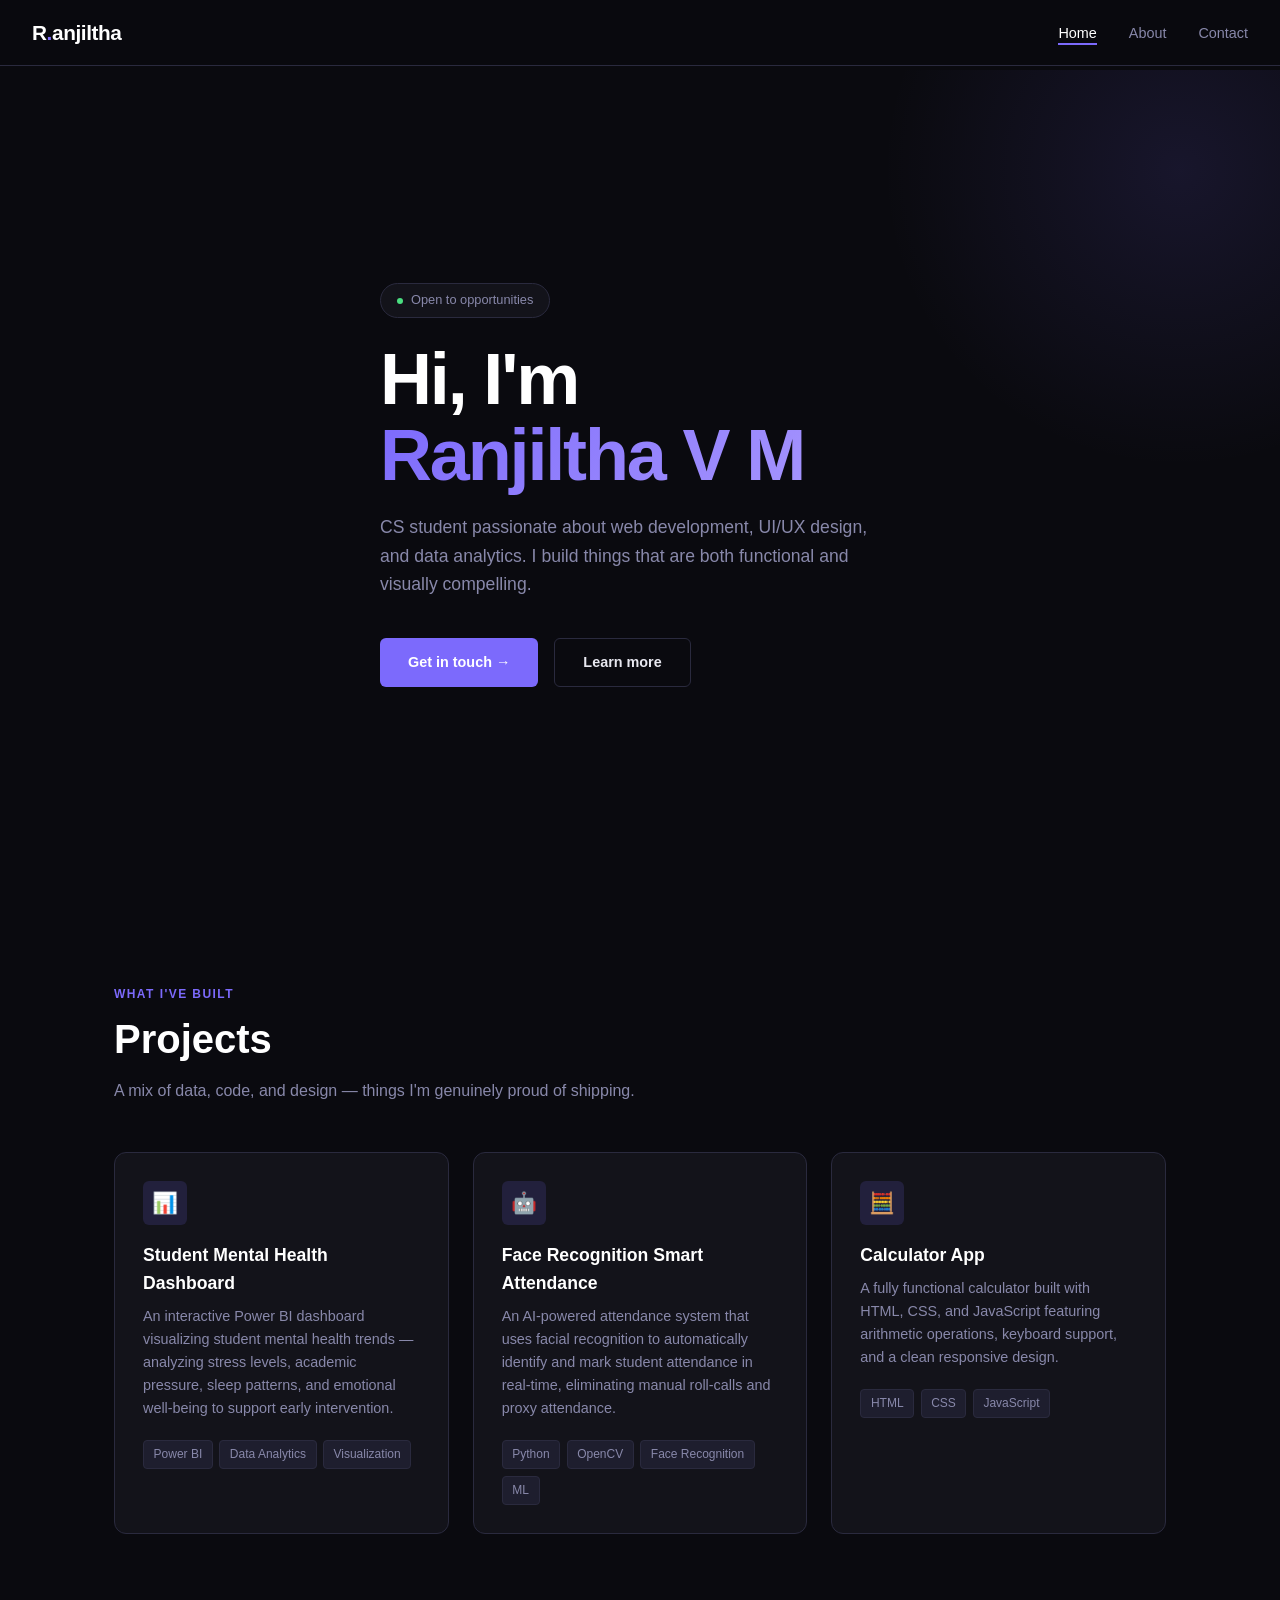
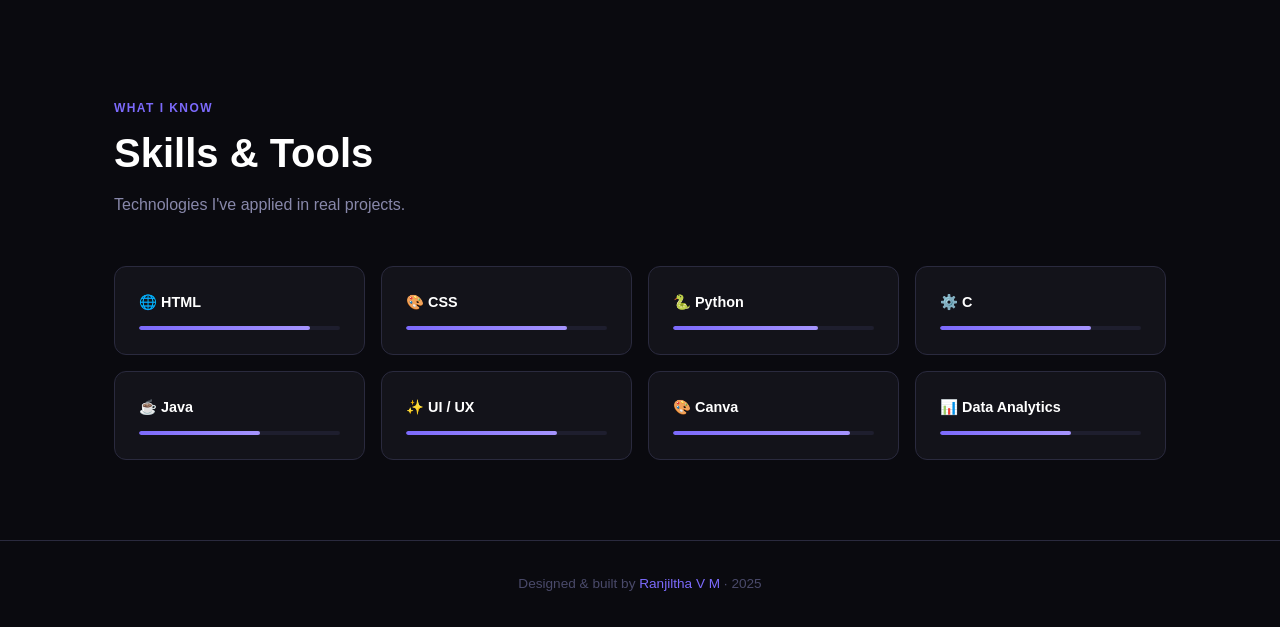
<file: index.html>
<!DOCTYPE html>
<html lang="en">
<head>
  <meta charset="UTF-8" />
  <meta name="viewport" content="width=device-width, initial-scale=1.0" />
  <title>Ranjiltha V M — Portfolio</title>
  <link rel="stylesheet" href="styles/main.css" />
</head>
<body>

  <!-- NAVBAR -->
  <nav class="navbar">
    <a href="index.html" class="logo">R<span>.</span>anjiltha</a>
    <button class="hamburger" id="hamburger" aria-label="Toggle menu">
      <span></span><span></span><span></span>
    </button>
    <ul class="nav-links" id="navLinks">
      <li><a href="index.html" class="active">Home</a></li>
      <li><a href="about.html">About</a></li>
      <li><a href="contact.html">Contact</a></li>
    </ul>
  </nav>

  <main>
    <!-- HERO -->
    <section class="hero">
      <div class="container">
        <div class="hero-content">
          <div class="hero-tag">
            <span class="dot"></span>
            Open to opportunities
          </div>
          <h1>
            Hi, I'm<br/>
            <span class="highlight">Ranjiltha V M</span>
          </h1>
          <p class="hero-desc">
            CS student passionate about web development, UI/UX design, and data analytics. I build things that are both functional and visually compelling.
          </p>
          <div class="hero-actions">
            <a href="contact.html" class="btn btn-primary">Get in touch →</a>
            <a href="about.html" class="btn btn-outline">Learn more</a>
          </div>
        </div>
      </div>
    </section>

    <!-- PROJECTS -->
    <section id="projects">
      <div class="container">
        <span class="section-label">What I've Built</span>
        <h2 class="section-title">Projects</h2>
        <p class="section-subtitle">A mix of data, code, and design — things I'm genuinely proud of shipping.</p>

        <div class="projects-grid">
          <div class="project-card">
            <div class="project-icon">📊</div>
            <h3>Student Mental Health Dashboard</h3>
            <p>An interactive Power BI dashboard visualizing student mental health trends — analyzing stress levels, academic pressure, sleep patterns, and emotional well-being to support early intervention.</p>
            <div class="project-tags">
              <span class="tag">Power BI</span>
              <span class="tag">Data Analytics</span>
              <span class="tag">Visualization</span>
            </div>
          </div>
          <div class="project-card">
            <div class="project-icon">🤖</div>
            <h3>Face Recognition Smart Attendance</h3>
            <p>An AI-powered attendance system that uses facial recognition to automatically identify and mark student attendance in real-time, eliminating manual roll-calls and proxy attendance.</p>
            <div class="project-tags">
              <span class="tag">Python</span>
              <span class="tag">OpenCV</span>
              <span class="tag">Face Recognition</span>
              <span class="tag">ML</span>
            </div>
          </div>
          <div class="project-card">
            <div class="project-icon">🧮</div>
            <h3>Calculator App</h3>
            <p>A fully functional calculator built with HTML, CSS, and JavaScript featuring arithmetic operations, keyboard support, and a clean responsive design.</p>
            <div class="project-tags">
              <span class="tag">HTML</span>
              <span class="tag">CSS</span>
              <span class="tag">JavaScript</span>
            </div>
          </div>
        </div>
      </div>
    </section>

    <!-- SKILLS -->
    <section id="skills">
      <div class="container">
        <span class="section-label">What I Know</span>
        <h2 class="section-title">Skills & Tools</h2>
        <p class="section-subtitle">Technologies I've applied in real projects.</p>

        <div class="skills-grid">
          <div class="skill-card">
            <div class="skill-name">🌐 HTML</div>
            <div class="skill-bar"><div class="skill-fill" style="width: 85%"></div></div>
          </div>
          <div class="skill-card">
            <div class="skill-name">🎨 CSS</div>
            <div class="skill-bar"><div class="skill-fill" style="width: 80%"></div></div>
          </div>
          <div class="skill-card">
            <div class="skill-name">🐍 Python</div>
            <div class="skill-bar"><div class="skill-fill" style="width: 72%"></div></div>
          </div>
          <div class="skill-card">
            <div class="skill-name">⚙️ C</div>
            <div class="skill-bar"><div class="skill-fill" style="width: 75%"></div></div>
          </div>
          <div class="skill-card">
            <div class="skill-name">☕ Java</div>
            <div class="skill-bar"><div class="skill-fill" style="width: 60%"></div></div>
          </div>
          <div class="skill-card">
            <div class="skill-name">✨ UI / UX</div>
            <div class="skill-bar"><div class="skill-fill" style="width: 75%"></div></div>
          </div>
          <div class="skill-card">
            <div class="skill-name">🎨 Canva</div>
            <div class="skill-bar"><div class="skill-fill" style="width: 88%"></div></div>
          </div>
          <div class="skill-card">
            <div class="skill-name">📊 Data Analytics</div>
            <div class="skill-bar"><div class="skill-fill" style="width: 65%"></div></div>
          </div>
        </div>
      </div>
    </section>
  </main>

  <footer>
    <div class="container">
      <p>Designed & built by <span>Ranjiltha V M</span> · 2025</p>
    </div>
  </footer>

  <script>
    const hamburger = document.getElementById('hamburger');
    const navLinks = document.getElementById('navLinks');
    hamburger.addEventListener('click', () => {
      hamburger.classList.toggle('open');
      navLinks.classList.toggle('open');
    });
  </script>
</body>
</html>
</file>
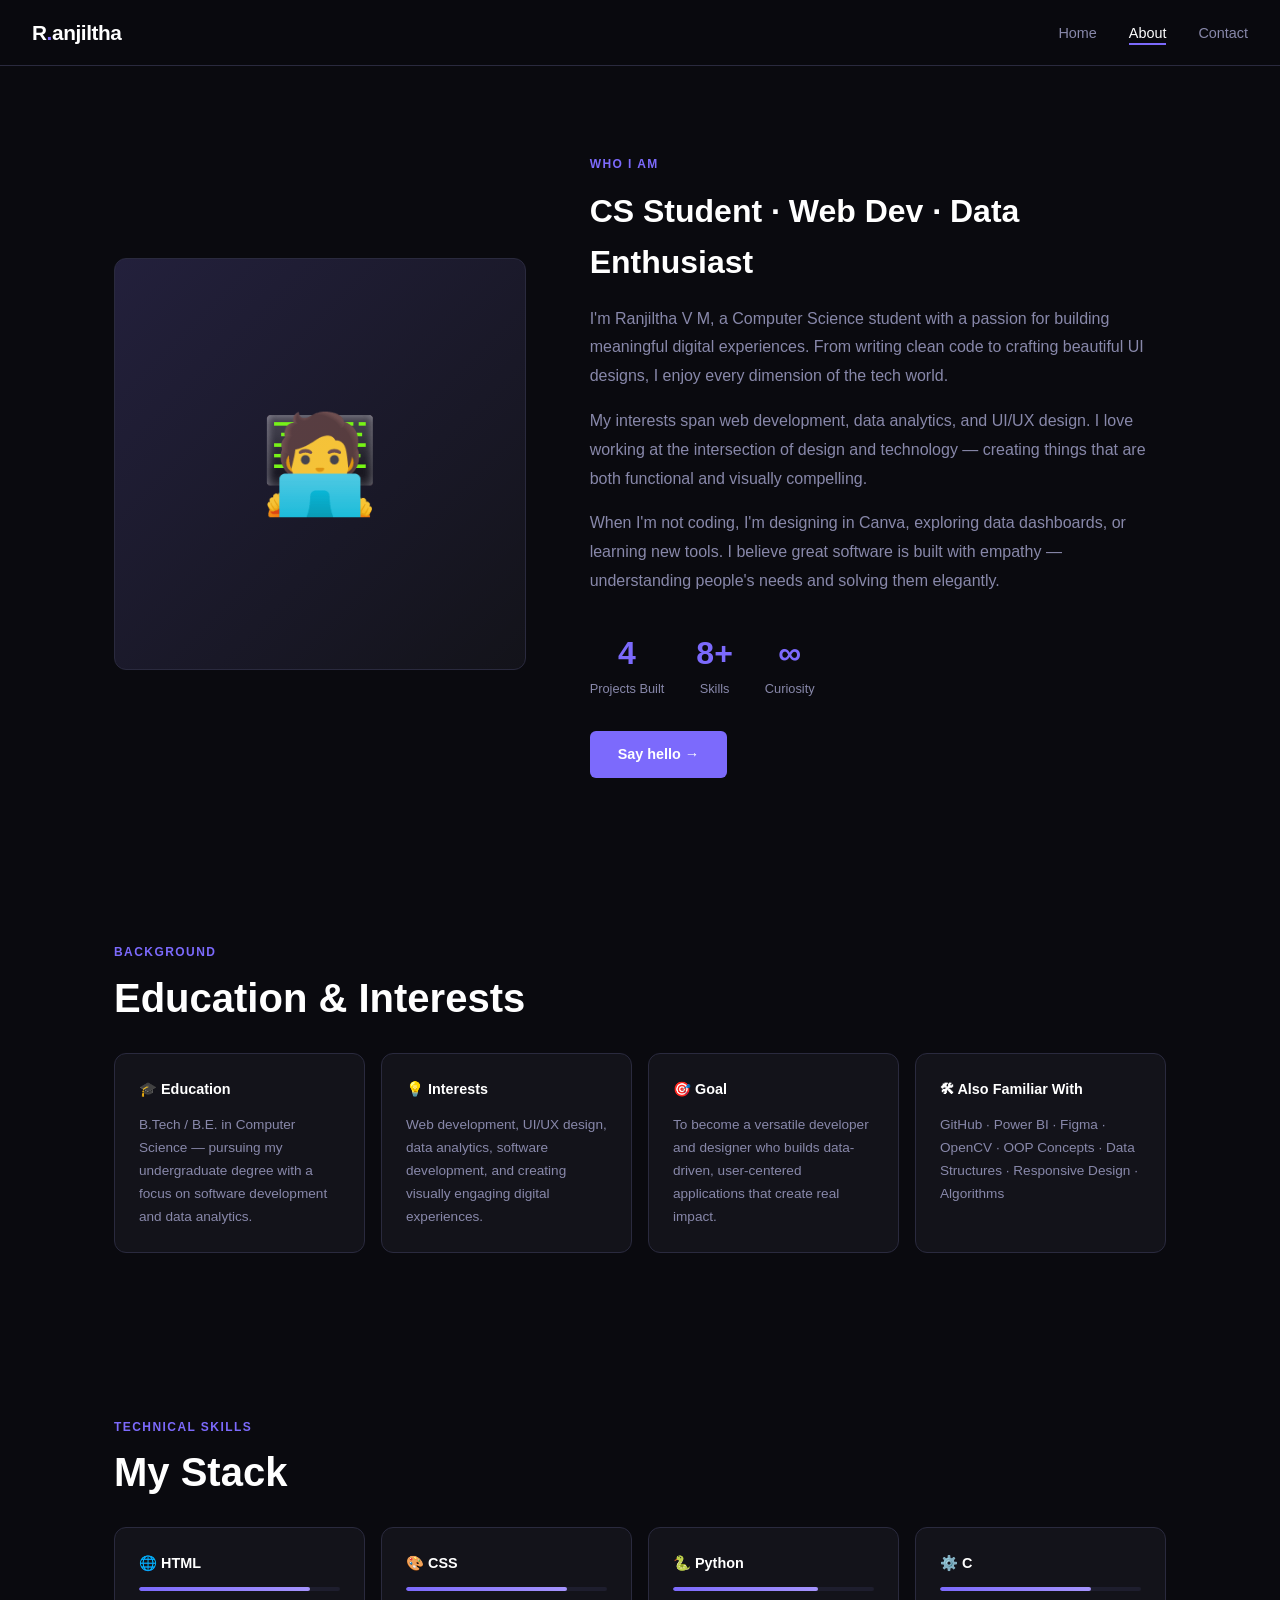
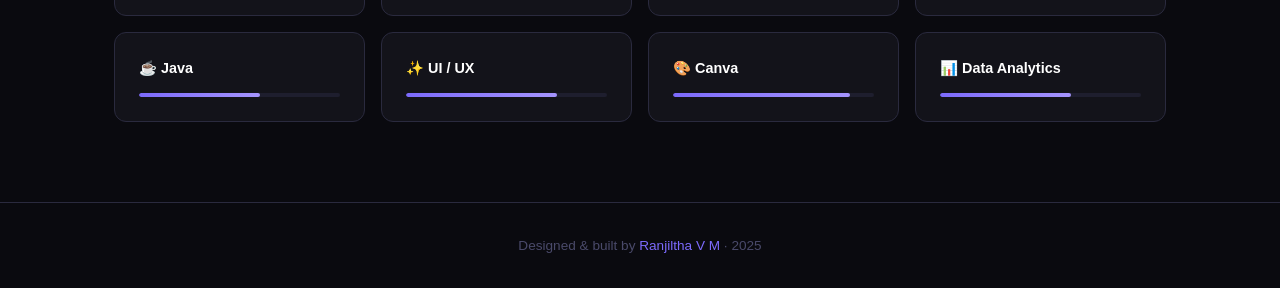
<file: about.html>
<!DOCTYPE html>
<html lang="en">
<head>
  <meta charset="UTF-8" />
  <meta name="viewport" content="width=device-width, initial-scale=1.0" />
  <title>About — Ranjiltha V M</title>
  <link rel="stylesheet" href="styles/main.css" />
</head>
<body>

  <!-- NAVBAR -->
  <nav class="navbar">
    <a href="index.html" class="logo">R<span>.</span>anjiltha</a>
    <button class="hamburger" id="hamburger" aria-label="Toggle menu">
      <span></span><span></span><span></span>
    </button>
    <ul class="nav-links" id="navLinks">
      <li><a href="index.html">Home</a></li>
      <li><a href="about.html" class="active">About</a></li>
      <li><a href="contact.html">Contact</a></li>
    </ul>
  </nav>

  <main>
    <!-- ABOUT INTRO -->
    <section>
      <div class="container">
        <div class="about-grid">
          <div class="about-avatar">🧑‍💻</div>
          <div class="about-text">
            <span class="section-label">Who I Am</span>
            <h2>CS Student · Web Dev · Data Enthusiast</h2>
            <p>
              I'm Ranjiltha V M, a Computer Science student with a passion for building meaningful digital experiences. From writing clean code to crafting beautiful UI designs, I enjoy every dimension of the tech world.
            </p>
            <p>
              My interests span web development, data analytics, and UI/UX design. I love working at the intersection of design and technology — creating things that are both functional and visually compelling.
            </p>
            <p>
              When I'm not coding, I'm designing in Canva, exploring data dashboards, or learning new tools. I believe great software is built with empathy — understanding people's needs and solving them elegantly.
            </p>

            <div class="stats-row">
              <div class="stat">
                <div class="stat-num">4</div>
                <div class="stat-label">Projects Built</div>
              </div>
              <div class="stat">
                <div class="stat-num">8+</div>
                <div class="stat-label">Skills</div>
              </div>
              <div class="stat">
                <div class="stat-num">∞</div>
                <div class="stat-label">Curiosity</div>
              </div>
            </div>

            <a href="contact.html" class="btn btn-primary">Say hello →</a>
          </div>
        </div>
      </div>
    </section>

    <!-- INFO CARDS -->
    <section>
      <div class="container">
        <span class="section-label">Background</span>
        <h2 class="section-title">Education & Interests</h2>

        <div class="skills-grid" style="margin-top:2rem;">
          <div class="skill-card" style="text-align:left;">
            <div class="skill-name">🎓 Education</div>
            <p style="font-size:.85rem; color:var(--text-muted); margin-top:.5rem; line-height:1.7;">B.Tech / B.E. in Computer Science — pursuing my undergraduate degree with a focus on software development and data analytics.</p>
          </div>
          <div class="skill-card" style="text-align:left;">
            <div class="skill-name">💡 Interests</div>
            <p style="font-size:.85rem; color:var(--text-muted); margin-top:.5rem; line-height:1.7;">Web development, UI/UX design, data analytics, software development, and creating visually engaging digital experiences.</p>
          </div>
          <div class="skill-card" style="text-align:left;">
            <div class="skill-name">🎯 Goal</div>
            <p style="font-size:.85rem; color:var(--text-muted); margin-top:.5rem; line-height:1.7;">To become a versatile developer and designer who builds data-driven, user-centered applications that create real impact.</p>
          </div>
          <div class="skill-card" style="text-align:left;">
            <div class="skill-name">🛠 Also Familiar With</div>
            <p style="font-size:.85rem; color:var(--text-muted); margin-top:.5rem; line-height:1.7;">GitHub · Power BI · Figma · OpenCV · OOP Concepts · Data Structures · Responsive Design · Algorithms</p>
          </div>
        </div>
      </div>
    </section>

    <!-- SKILLS -->
    <section>
      <div class="container">
        <span class="section-label">Technical Skills</span>
        <h2 class="section-title">My Stack</h2>

        <div class="skills-grid" style="margin-top:2rem;">
          <div class="skill-card">
            <div class="skill-name">🌐 HTML</div>
            <div class="skill-bar"><div class="skill-fill" style="width:85%"></div></div>
          </div>
          <div class="skill-card">
            <div class="skill-name">🎨 CSS</div>
            <div class="skill-bar"><div class="skill-fill" style="width:80%"></div></div>
          </div>
          <div class="skill-card">
            <div class="skill-name">🐍 Python</div>
            <div class="skill-bar"><div class="skill-fill" style="width:72%"></div></div>
          </div>
          <div class="skill-card">
            <div class="skill-name">⚙️ C</div>
            <div class="skill-bar"><div class="skill-fill" style="width:75%"></div></div>
          </div>
          <div class="skill-card">
            <div class="skill-name">☕ Java</div>
            <div class="skill-bar"><div class="skill-fill" style="width:60%"></div></div>
          </div>
          <div class="skill-card">
            <div class="skill-name">✨ UI / UX</div>
            <div class="skill-bar"><div class="skill-fill" style="width:75%"></div></div>
          </div>
          <div class="skill-card">
            <div class="skill-name">🎨 Canva</div>
            <div class="skill-bar"><div class="skill-fill" style="width:88%"></div></div>
          </div>
          <div class="skill-card">
            <div class="skill-name">📊 Data Analytics</div>
            <div class="skill-bar"><div class="skill-fill" style="width:65%"></div></div>
          </div>
        </div>
      </div>
    </section>
  </main>

  <footer>
    <div class="container">
      <p>Designed & built by <span>Ranjiltha V M</span> · 2025</p>
    </div>
  </footer>

  <script>
    const hamburger = document.getElementById('hamburger');
    const navLinks = document.getElementById('navLinks');
    hamburger.addEventListener('click', () => {
      hamburger.classList.toggle('open');
      navLinks.classList.toggle('open');
    });
  </script>
</body>
</html>
</file>
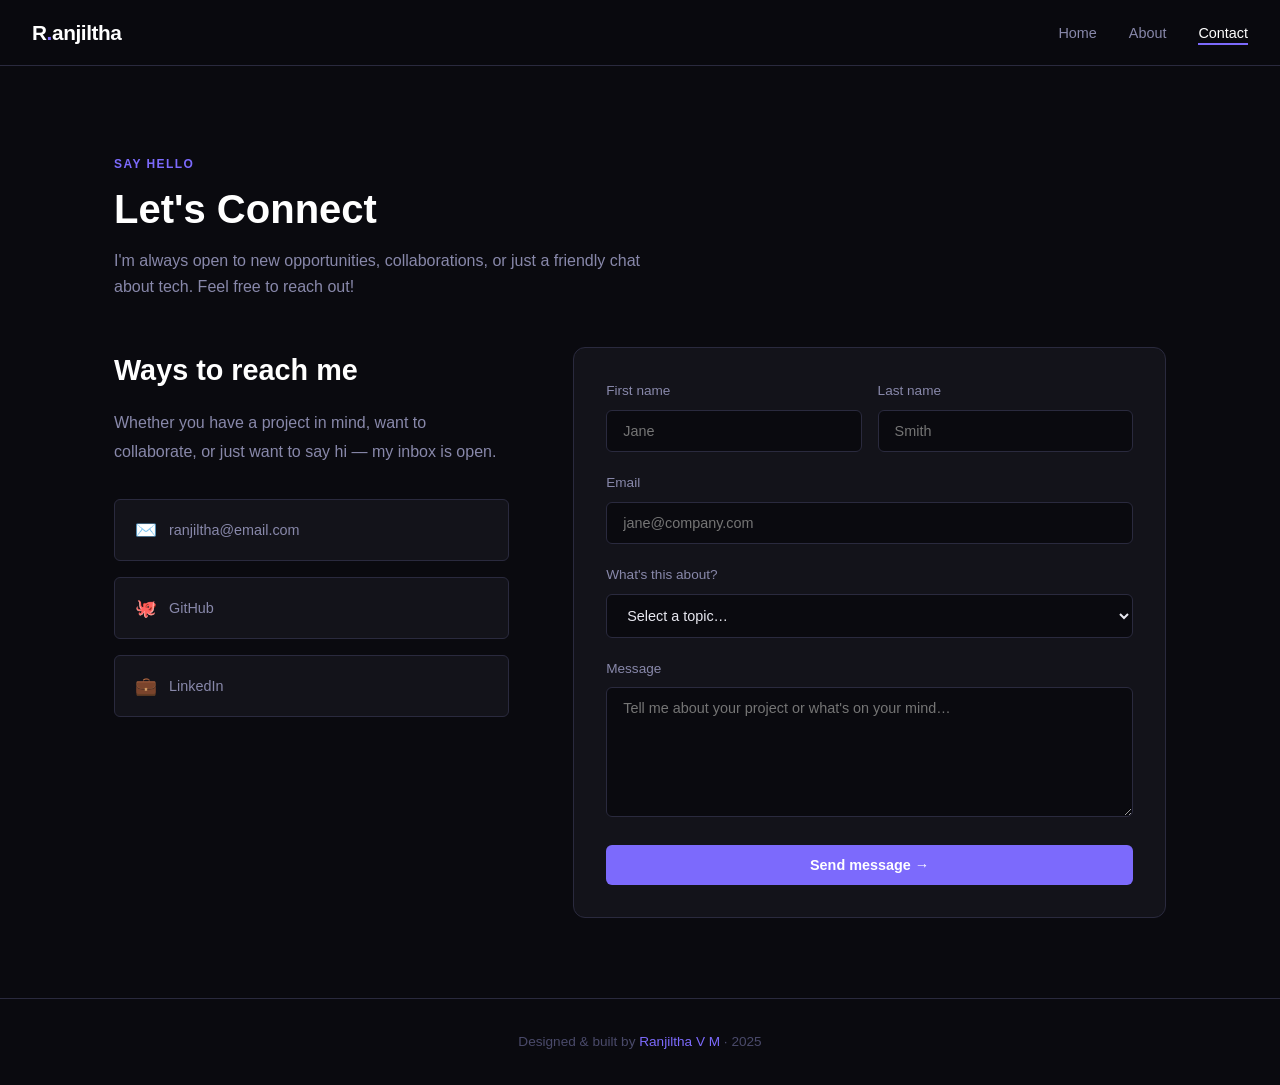
<file: contact.html>
<!DOCTYPE html>
<html lang="en">
<head>
  <meta charset="UTF-8" />
  <meta name="viewport" content="width=device-width, initial-scale=1.0" />
  <title>Contact — Ranjiltha V M</title>
  <link rel="stylesheet" href="styles/main.css" />
</head>
<body>

  <!-- NAVBAR -->
  <nav class="navbar">
    <a href="index.html" class="logo">R<span>.</span>anjiltha</a>
    <button class="hamburger" id="hamburger" aria-label="Toggle menu">
      <span></span><span></span><span></span>
    </button>
    <ul class="nav-links" id="navLinks">
      <li><a href="index.html">Home</a></li>
      <li><a href="about.html">About</a></li>
      <li><a href="contact.html" class="active">Contact</a></li>
    </ul>
  </nav>

  <main>
    <section>
      <div class="container">
        <span class="section-label">Say Hello</span>
        <h2 class="section-title">Let's Connect</h2>
        <p class="section-subtitle" style="margin-bottom: 3rem;">
          I'm always open to new opportunities, collaborations, or just a friendly chat about tech. Feel free to reach out!
        </p>

        <div class="contact-grid">
          <!-- LEFT: Info -->
          <div class="contact-info">
            <h2>Ways to reach me</h2>
            <p>
              Whether you have a project in mind, want to collaborate, or just want to say hi — my inbox is open.
            </p>

            <div class="contact-links">
              <a href="mailto:ranjiltha@email.com" class="contact-link">
                <span class="contact-link-icon">✉️</span>
                ranjiltha@email.com
              </a>
              <a href="https://github.com/" target="_blank" class="contact-link">
                <span class="contact-link-icon">🐙</span>
                GitHub
              </a>
              <a href="https://linkedin.com/" target="_blank" class="contact-link">
                <span class="contact-link-icon">💼</span>
                LinkedIn
              </a>
            </div>
          </div>

          <!-- RIGHT: Form -->
          <div>
            <div class="contact-form" id="contactForm">
              <div class="form-row">
                <div class="form-group">
                  <label for="fname">First name</label>
                  <input type="text" id="fname" placeholder="Jane" />
                </div>
                <div class="form-group">
                  <label for="lname">Last name</label>
                  <input type="text" id="lname" placeholder="Smith" />
                </div>
              </div>
              <div class="form-group">
                <label for="email">Email</label>
                <input type="email" id="email" placeholder="jane@company.com" />
              </div>
              <div class="form-group">
                <label for="subject">What's this about?</label>
                <select id="subject">
                  <option value="">Select a topic…</option>
                  <option>Internship / Job opportunity</option>
                  <option>Freelance project</option>
                  <option>Collaboration</option>
                  <option>Just saying hi</option>
                  <option>Other</option>
                </select>
              </div>
              <div class="form-group">
                <label for="message">Message</label>
                <textarea id="message" placeholder="Tell me about your project or what's on your mind…"></textarea>
              </div>
              <button class="btn btn-primary" id="submitBtn" style="width:100%;justify-content:center;">
                Send message →
              </button>
            </div>

            <div class="form-success" id="formSuccess">
              <div style="font-size:3rem;margin-bottom:1rem;">✅</div>
              <h3 style="color:var(--white);font-family:var(--font-display);margin-bottom:.5rem;">Message sent!</h3>
              <p style="color:var(--text-muted);">Thanks for reaching out — I'll get back to you soon.</p>
            </div>
          </div>
        </div>
      </div>
    </section>
  </main>

  <footer>
    <div class="container">
      <p>Designed & built by <span>Ranjiltha V M</span> · 2025</p>
    </div>
  </footer>

  <script>
    const hamburger = document.getElementById('hamburger');
    const navLinks = document.getElementById('navLinks');
    hamburger.addEventListener('click', () => {
      hamburger.classList.toggle('open');
      navLinks.classList.toggle('open');
    });

    document.getElementById('submitBtn').addEventListener('click', () => {
      const email = document.getElementById('email').value.trim();
      const message = document.getElementById('message').value.trim();
      if (!email || !message) {
        alert('Please fill in at least your email and message.');
        return;
      }
      document.getElementById('contactForm').style.display = 'none';
      document.getElementById('formSuccess').classList.add('show');
    });
  </script>
</body>
</html>
</file>
<file: styles/main.css>
/* ===== DESIGN TOKENS ===== */
:root {
  --bg: #0a0a0f;
  --surface: #13131a;
  --surface-2: #1e1e2e;
  --border: #2a2a3e;
  --accent: #7c6afc;
  --accent-soft: #a594fd;
  --accent-glow: rgba(124, 106, 252, 0.15);
  --text: #e8e8f0;
  --text-muted: #8888aa;
  --text-dim: #4a4a6a;
  --white: #ffffff;
  --success: #4ade80;

  --font-display: 'Syne', sans-serif;
  --font-body: 'Inter', sans-serif;

  --radius: 12px;
  --radius-sm: 6px;
  --transition: 0.25s cubic-bezier(0.4, 0, 0.2, 1);
}

/* ===== RESET ===== */
*, *::before, *::after { box-sizing: border-box; margin: 0; padding: 0; }
html { scroll-behavior: smooth; }
body {
  background: var(--bg);
  color: var(--text);
  font-family: var(--font-body);
  font-size: 1rem;
  line-height: 1.6;
  min-height: 100vh;
}
a { color: inherit; text-decoration: none; }
img { max-width: 100%; display: block; }
ul { list-style: none; }

/* ===== FONTS (Google Fonts) ===== */
@import url('https://fonts.googleapis.com/css2?family=Syne:wght@400;600;700;800&family=Inter:wght@300;400;500;600&display=swap');

/* ===== NAVBAR ===== */
.navbar {
  position: fixed;
  top: 0; left: 0; right: 0;
  z-index: 100;
  display: flex;
  align-items: center;
  justify-content: space-between;
  padding: 1rem 2rem;
  background: rgba(10, 10, 15, 0.85);
  backdrop-filter: blur(16px);
  border-bottom: 1px solid var(--border);
}
.logo {
  font-family: var(--font-display);
  font-weight: 800;
  font-size: 1.3rem;
  color: var(--white);
  letter-spacing: -0.02em;
}
.logo span { color: var(--accent); }

.nav-links {
  display: flex;
  gap: 2rem;
}
.nav-links a {
  font-size: 0.9rem;
  font-weight: 500;
  color: var(--text-muted);
  transition: color var(--transition);
  position: relative;
}
.nav-links a::after {
  content: '';
  position: absolute;
  bottom: -4px; left: 0;
  width: 0; height: 2px;
  background: var(--accent);
  transition: width var(--transition);
}
.nav-links a:hover,
.nav-links a.active { color: var(--white); }
.nav-links a:hover::after,
.nav-links a.active::after { width: 100%; }

/* Hamburger */
.hamburger {
  display: none;
  flex-direction: column;
  gap: 5px;
  cursor: pointer;
  background: none;
  border: none;
  padding: 4px;
}
.hamburger span {
  display: block;
  width: 22px; height: 2px;
  background: var(--text);
  border-radius: 2px;
  transition: var(--transition);
}
.hamburger.open span:nth-child(1) { transform: rotate(45deg) translate(5px, 5px); }
.hamburger.open span:nth-child(2) { opacity: 0; }
.hamburger.open span:nth-child(3) { transform: rotate(-45deg) translate(5px, -5px); }

/* ===== LAYOUT ===== */
main { padding-top: 70px; }
.container { max-width: 1100px; margin: 0 auto; padding: 0 1.5rem; }
section { padding: 5rem 0; }

/* ===== BUTTONS ===== */
.btn {
  display: inline-flex;
  align-items: center;
  gap: 0.5rem;
  padding: 0.75rem 1.75rem;
  border-radius: var(--radius-sm);
  font-family: var(--font-body);
  font-weight: 600;
  font-size: 0.9rem;
  cursor: pointer;
  transition: var(--transition);
  border: none;
}
.btn-primary {
  background: var(--accent);
  color: var(--white);
}
.btn-primary:hover {
  background: var(--accent-soft);
  transform: translateY(-2px);
  box-shadow: 0 8px 24px rgba(124, 106, 252, 0.35);
}
.btn-outline {
  background: transparent;
  color: var(--text);
  border: 1px solid var(--border);
}
.btn-outline:hover {
  border-color: var(--accent);
  color: var(--accent);
  transform: translateY(-2px);
}

/* ===== SECTION LABELS ===== */
.section-label {
  display: inline-block;
  font-size: 0.75rem;
  font-weight: 600;
  letter-spacing: 0.12em;
  text-transform: uppercase;
  color: var(--accent);
  margin-bottom: 0.75rem;
}
.section-title {
  font-family: var(--font-display);
  font-weight: 700;
  font-size: clamp(1.8rem, 4vw, 2.5rem);
  line-height: 1.15;
  color: var(--white);
  margin-bottom: 1rem;
}
.section-subtitle {
  color: var(--text-muted);
  font-size: 1rem;
  max-width: 540px;
}

/* ===== HERO ===== */
.hero {
  min-height: calc(100vh - 70px);
  display: flex;
  align-items: center;
  position: relative;
  overflow: hidden;
}
.hero::before {
  content: '';
  position: absolute;
  top: -200px; right: -200px;
  width: 600px; height: 600px;
  background: radial-gradient(circle, rgba(124, 106, 252, 0.12) 0%, transparent 70%);
  pointer-events: none;
}
.hero-content {
  max-width: 700px;
}
.hero-tag {
  display: inline-flex;
  align-items: center;
  gap: 0.5rem;
  padding: 0.4rem 1rem;
  border-radius: 100px;
  border: 1px solid var(--border);
  background: var(--surface);
  font-size: 0.8rem;
  color: var(--text-muted);
  margin-bottom: 1.5rem;
}
.hero-tag .dot {
  width: 6px; height: 6px;
  background: var(--success);
  border-radius: 50%;
  animation: pulse 2s infinite;
}
@keyframes pulse {
  0%, 100% { opacity: 1; transform: scale(1); }
  50% { opacity: 0.6; transform: scale(0.8); }
}
.hero h1 {
  font-family: var(--font-display);
  font-size: clamp(2.5rem, 7vw, 4.5rem);
  font-weight: 800;
  line-height: 1.05;
  letter-spacing: -0.03em;
  color: var(--white);
  margin-bottom: 1.25rem;
}
.hero h1 .highlight {
  color: transparent;
  background: linear-gradient(135deg, var(--accent) 0%, var(--accent-soft) 100%);
  -webkit-background-clip: text;
  background-clip: text;
}
.hero-desc {
  font-size: 1.1rem;
  color: var(--text-muted);
  margin-bottom: 2.5rem;
  max-width: 520px;
}
.hero-actions {
  display: flex;
  gap: 1rem;
  flex-wrap: wrap;
}

/* ===== PROJECTS ===== */
.projects-grid {
  display: grid;
  grid-template-columns: repeat(auto-fit, minmax(300px, 1fr));
  gap: 1.5rem;
  margin-top: 3rem;
}
.project-card {
  background: var(--surface);
  border: 1px solid var(--border);
  border-radius: var(--radius);
  padding: 1.75rem;
  transition: var(--transition);
  position: relative;
  overflow: hidden;
}
.project-card::before {
  content: '';
  position: absolute;
  top: 0; left: 0; right: 0;
  height: 2px;
  background: linear-gradient(90deg, var(--accent), var(--accent-soft));
  transform: scaleX(0);
  transform-origin: left;
  transition: transform var(--transition);
}
.project-card:hover {
  border-color: var(--accent);
  transform: translateY(-4px);
  box-shadow: 0 12px 32px rgba(124, 106, 252, 0.1);
}
.project-card:hover::before { transform: scaleX(1); }
.project-icon {
  width: 44px; height: 44px;
  background: var(--accent-glow);
  border-radius: var(--radius-sm);
  display: flex; align-items: center; justify-content: center;
  font-size: 1.3rem;
  margin-bottom: 1rem;
}
.project-card h3 {
  font-family: var(--font-display);
  font-weight: 700;
  font-size: 1.1rem;
  color: var(--white);
  margin-bottom: 0.5rem;
}
.project-card p {
  color: var(--text-muted);
  font-size: 0.9rem;
  margin-bottom: 1.25rem;
}
.project-tags {
  display: flex;
  flex-wrap: wrap;
  gap: 0.4rem;
}
.tag {
  padding: 0.25rem 0.6rem;
  background: var(--surface-2);
  border: 1px solid var(--border);
  border-radius: 4px;
  font-size: 0.75rem;
  color: var(--text-muted);
}

/* ===== SKILLS ===== */
.skills-grid {
  display: grid;
  grid-template-columns: repeat(auto-fit, minmax(220px, 1fr));
  gap: 1rem;
  margin-top: 3rem;
}
.skill-card {
  background: var(--surface);
  border: 1px solid var(--border);
  border-radius: var(--radius);
  padding: 1.5rem;
  transition: var(--transition);
}
.skill-card:hover {
  border-color: var(--accent);
  background: var(--surface-2);
}
.skill-name {
  font-weight: 600;
  color: var(--white);
  margin-bottom: 0.75rem;
  display: flex;
  align-items: center;
  gap: 0.5rem;
  font-size: 0.9rem;
}
.skill-bar {
  height: 4px;
  background: var(--surface-2);
  border-radius: 2px;
  overflow: hidden;
}
.skill-fill {
  height: 100%;
  background: linear-gradient(90deg, var(--accent), var(--accent-soft));
  border-radius: 2px;
  transition: width 1s ease;
}

/* ===== ABOUT PAGE ===== */
.about-grid {
  display: grid;
  grid-template-columns: 1fr 1.4fr;
  gap: 4rem;
  align-items: center;
}
.about-avatar {
  aspect-ratio: 1;
  background: var(--surface);
  border: 1px solid var(--border);
  border-radius: var(--radius);
  display: flex;
  align-items: center;
  justify-content: center;
  font-size: 6rem;
  position: relative;
  overflow: hidden;
}
.about-avatar::after {
  content: '';
  position: absolute;
  inset: 0;
  background: linear-gradient(135deg, var(--accent-glow), transparent);
}
.about-text h2 {
  font-family: var(--font-display);
  font-size: 2rem;
  font-weight: 700;
  color: var(--white);
  margin-bottom: 1rem;
}
.about-text p {
  color: var(--text-muted);
  margin-bottom: 1rem;
  line-height: 1.8;
}
.stats-row {
  display: flex;
  gap: 2rem;
  margin: 2rem 0;
  flex-wrap: wrap;
}
.stat { text-align: center; }
.stat-num {
  font-family: var(--font-display);
  font-size: 2rem;
  font-weight: 800;
  color: var(--accent);
}
.stat-label { font-size: 0.8rem; color: var(--text-muted); }

.timeline { margin-top: 3rem; }
.timeline-item {
  display: flex;
  gap: 1.25rem;
  padding-bottom: 2rem;
  position: relative;
}
.timeline-item:not(:last-child)::after {
  content: '';
  position: absolute;
  left: 19px;
  top: 40px;
  bottom: 0;
  width: 1px;
  background: var(--border);
}
.timeline-dot {
  width: 38px; height: 38px;
  min-width: 38px;
  background: var(--surface);
  border: 1px solid var(--accent);
  border-radius: 50%;
  display: flex; align-items: center; justify-content: center;
  font-size: 1rem;
}
.timeline-body h4 {
  font-family: var(--font-display);
  font-weight: 600;
  color: var(--white);
  margin-bottom: 0.2rem;
}
.timeline-body span {
  font-size: 0.8rem;
  color: var(--accent);
  font-weight: 500;
}
.timeline-body p {
  font-size: 0.9rem;
  color: var(--text-muted);
  margin-top: 0.4rem;
}

/* ===== CONTACT PAGE ===== */
.contact-grid {
  display: grid;
  grid-template-columns: 1fr 1.5fr;
  gap: 4rem;
  align-items: start;
}
.contact-info h2 {
  font-family: var(--font-display);
  font-size: 1.8rem;
  font-weight: 700;
  color: var(--white);
  margin-bottom: 1rem;
}
.contact-info p {
  color: var(--text-muted);
  margin-bottom: 2rem;
  line-height: 1.8;
}
.contact-links {
  display: flex;
  flex-direction: column;
  gap: 1rem;
}
.contact-link {
  display: flex;
  align-items: center;
  gap: 0.75rem;
  padding: 1rem 1.25rem;
  background: var(--surface);
  border: 1px solid var(--border);
  border-radius: var(--radius-sm);
  color: var(--text-muted);
  font-size: 0.9rem;
  transition: var(--transition);
}
.contact-link:hover {
  border-color: var(--accent);
  color: var(--white);
  transform: translateX(4px);
}
.contact-link-icon { font-size: 1.1rem; }

.contact-form {
  background: var(--surface);
  border: 1px solid var(--border);
  border-radius: var(--radius);
  padding: 2rem;
}
.form-group { margin-bottom: 1.25rem; }
.form-group label {
  display: block;
  font-size: 0.85rem;
  font-weight: 500;
  color: var(--text-muted);
  margin-bottom: 0.5rem;
}
.form-group input,
.form-group textarea,
.form-group select {
  width: 100%;
  background: var(--bg);
  border: 1px solid var(--border);
  border-radius: var(--radius-sm);
  padding: 0.75rem 1rem;
  color: var(--text);
  font-family: var(--font-body);
  font-size: 0.9rem;
  transition: border-color var(--transition);
  outline: none;
}
.form-group input:focus,
.form-group textarea:focus,
.form-group select:focus { border-color: var(--accent); }
.form-group textarea { resize: vertical; min-height: 130px; }
.form-row {
  display: grid;
  grid-template-columns: 1fr 1fr;
  gap: 1rem;
}
.form-success {
  display: none;
  text-align: center;
  padding: 2rem;
  color: var(--success);
}
.form-success.show { display: block; }

/* ===== FOOTER ===== */
footer {
  border-top: 1px solid var(--border);
  padding: 2rem 0;
  text-align: center;
  color: var(--text-dim);
  font-size: 0.85rem;
}
footer span { color: var(--accent); }

/* ===== MOBILE ===== */
@media (max-width: 768px) {
  .nav-links {
    position: fixed;
    top: 70px; left: 0; right: 0;
    flex-direction: column;
    gap: 0;
    background: var(--surface);
    border-bottom: 1px solid var(--border);
    padding: 0;
    max-height: 0;
    overflow: hidden;
    transition: max-height 0.3s ease;
  }
  .nav-links.open {
    max-height: 300px;
  }
  .nav-links a {
    padding: 1rem 2rem;
    border-bottom: 1px solid var(--border);
    font-size: 1rem;
  }
  .nav-links a::after { display: none; }
  .hamburger { display: flex; }

  .hero h1 { font-size: 2.5rem; }
  .projects-grid { grid-template-columns: 1fr; }
  .skills-grid { grid-template-columns: 1fr 1fr; }
  .about-grid { grid-template-columns: 1fr; }
  .about-avatar { max-width: 200px; }
  .contact-grid { grid-template-columns: 1fr; }
  .form-row { grid-template-columns: 1fr; }
  section { padding: 3rem 0; }
}
</file>
